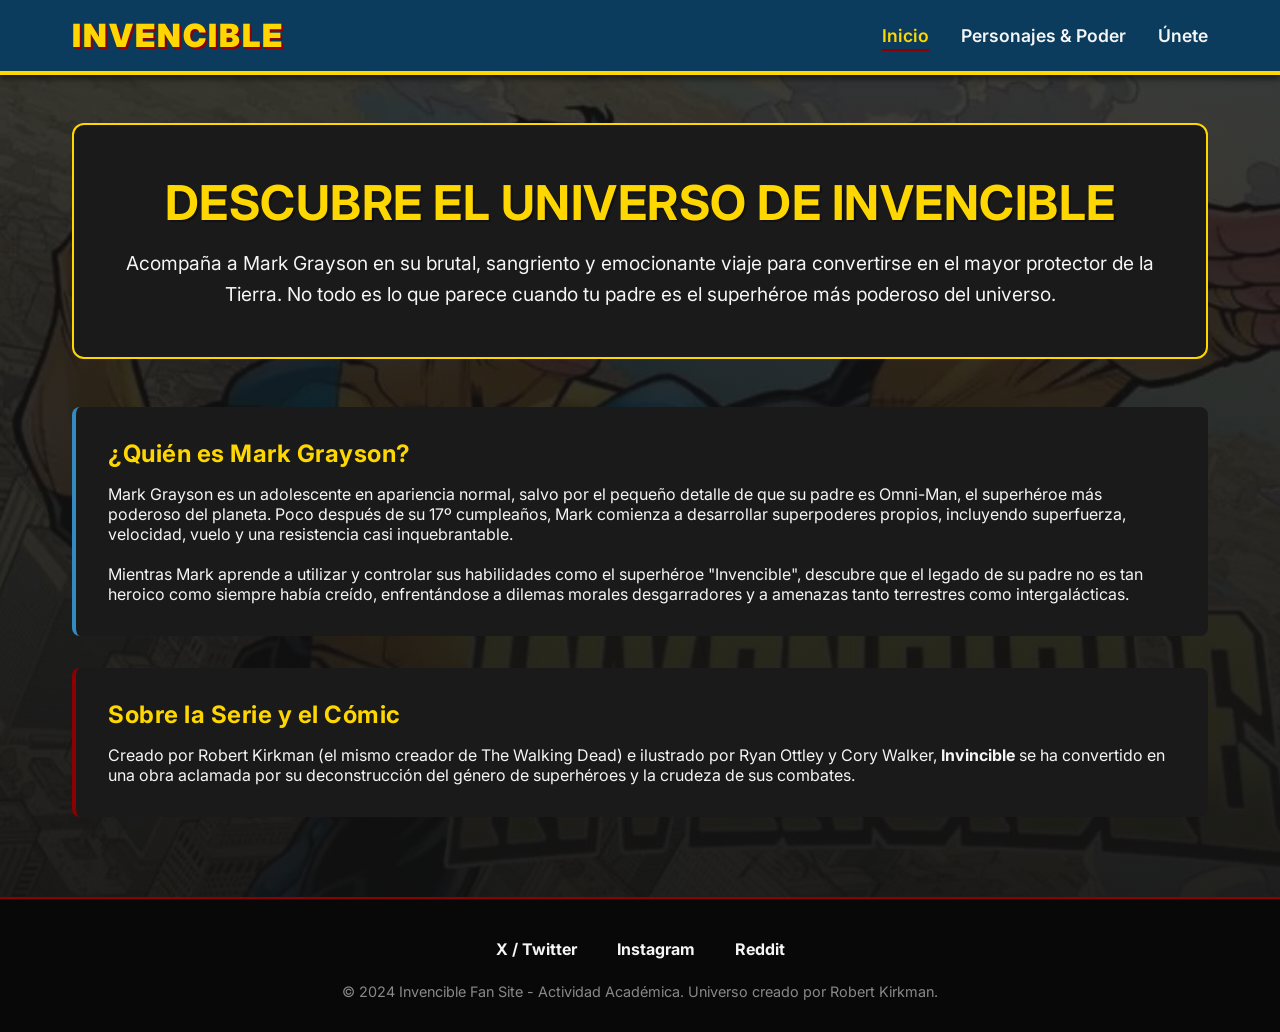
<file: Activitat_Lloc_web_De la Rosa_Luis.zip/Activitat_Lloc_web_De la Rosa_Luis.zip/HTML/index.html>
<!DOCTYPE html>
<html lang="es">

<head>
    <meta charset="UTF-8">
    <meta name="viewport" content="width=device-width, initial-scale=1.0">
    <meta name="description"
        content="Sitio fan sobre Invencible, el cómic y serie de televisión de superhéroes. Conoce a Mark Grayson.">
    <title>Invencible - Inicio</title>
    <!-- Incluyendo fuentes de Google para un estilo moderno -->
    <link rel="preconnect" href="https://fonts.googleapis.com">
    <link rel="preconnect" href="https://fonts.gstatic.com" crossorigin>
    <link href="https://fonts.googleapis.com/css2?family=Inter:wght@400;600;900&display=swap" rel="stylesheet">
    <link rel="stylesheet" href="../CSS/estilos.css">

<body>

    <!-- Menú de navegación principal -->
    <header>
        <nav>
            <a href="index.html" class="logo">Invencible</a>
            <ul class="nav-links">
                <li><a href="index.html" class="active">Inicio</a></li>
                <li><a href="personajes.html">Personajes & Poder</a></li>
                <li><a href="contacto.html">Únete</a></li>
            </ul>
        </nav>
    </header>

    <!-- Contenido principal -->
    <main>
        <section class="hero-section">
            <h1>Descubre el Universo de Invencible</h1>
            <p>Acompaña a Mark Grayson en su brutal, sangriento y emocionante viaje para convertirse en el mayor
                protector de la Tierra. No todo es lo que parece cuando tu padre es el superhéroe más poderoso del
                universo.</p>
        </section>

        <section class="content-section">
            <h2>¿Quién es Mark Grayson?</h2>
            <p>Mark Grayson es un adolescente en apariencia normal, salvo por el pequeño detalle de que su padre es
                Omni-Man, el superhéroe más poderoso del planeta. Poco después de su 17º cumpleaños, Mark comienza a
                desarrollar superpoderes propios, incluyendo superfuerza, velocidad, vuelo y una resistencia casi
                inquebrantable.</p>
            <br>
            <p>Mientras Mark aprende a utilizar y controlar sus habilidades como el superhéroe "Invencible", descubre
                que el legado de su padre no es tan heroico como siempre había creído, enfrentándose a dilemas morales
                desgarradores y a amenazas tanto terrestres como intergalácticas.</p>
        </section>

        <section class="content-section" style="border-left-color: var(--color-sangre);">
            <h2>Sobre la Serie y el Cómic</h2>
            <p>Creado por Robert Kirkman (el mismo creador de The Walking Dead) e ilustrado por Ryan Ottley y Cory
                Walker, <strong>Invincible</strong> se ha convertido en una obra aclamada por su deconstrucción del
                género de superhéroes y la crudeza de sus combates.</p>
        </section>
    </main>

    <!-- Footer común a todas las páginas -->
    <footer>
        <div class="footer-content">
            <div class="social-links">
                <a href="#">X / Twitter</a>
                <a href="#">Instagram</a>
                <a href="#">Reddit</a>
            </div>
            <p class="copyright">&copy; 2024 Invencible Fan Site - Actividad Académica. Universo creado por Robert
                Kirkman.</p>
        </div>
    </footer>

</body>

</html>
</file>
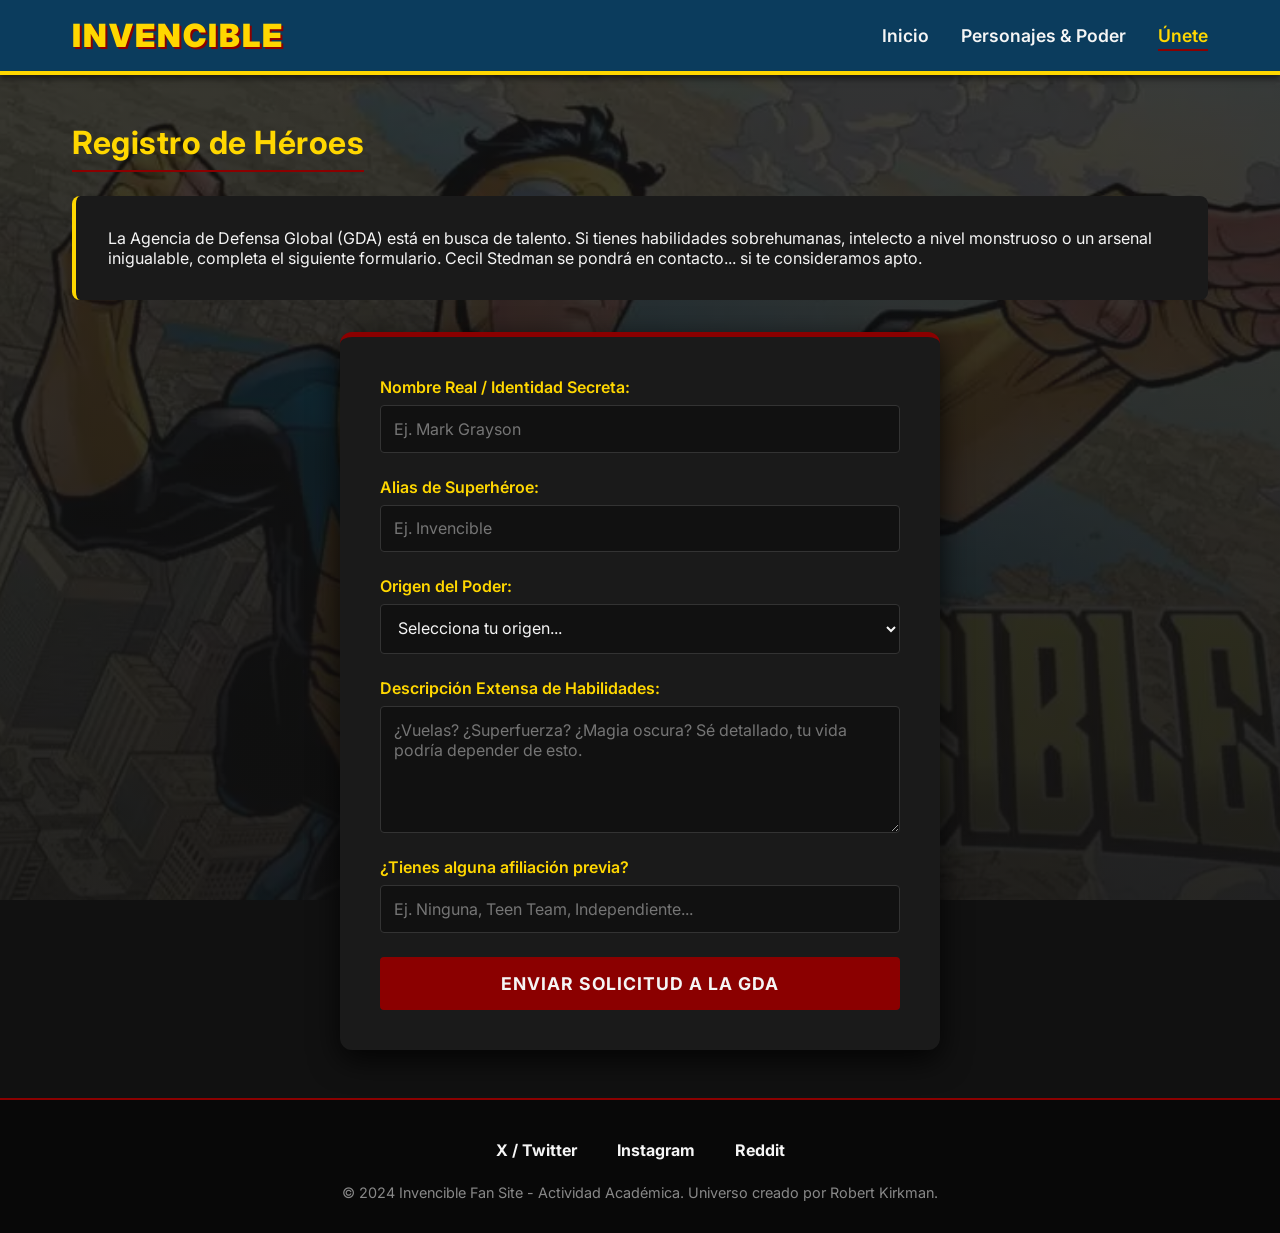
<file: Activitat_Lloc_web_De la Rosa_Luis.zip/Activitat_Lloc_web_De la Rosa_Luis.zip/HTML/contacto.html>
<!DOCTYPE html>
<html lang="es">

<head>
    <meta charset="UTF-8">
    <meta name="viewport" content="width=device-width, initial-scale=1.0">
    <meta name="description"
        content="Formulario de registro para la Agencia de Defensa Global en el universo de Invencible.">
    <title>Invencible - Reclutamiento</title>
    <link rel="preconnect" href="https://fonts.googleapis.com">
    <link rel="preconnect" href="https://fonts.gstatic.com" crossorigin>
    <link href="https://fonts.googleapis.com/css2?family=Inter:wght@400;600;700;900&display=swap" rel="stylesheet">
    <link rel="stylesheet" href="../CSS/estilos.css">
</head>

<body>

    <header>
        <nav>
            <a href="index.html" class="logo">Invencible</a>
            <ul class="nav-links">
                <li><a href="index.html">Inicio</a></li>
                <li><a href="personajes.html">Personajes & Poder</a></li>
                <li><a href="contacto.html" class="active">Únete</a></li>
            </ul>
        </nav>
    </header>

    <main>
        <h1 class="section-title">Registro de Héroes</h1>

        <div class="content-section" style="border-left-color: var(--color-amarillo);">
            <p>La Agencia de Defensa Global (GDA) está en busca de talento. Si tienes habilidades sobrehumanas,
                intelecto a nivel monstruoso o un arsenal inigualable, completa el siguiente formulario. Cecil Stedman
                se pondrá en contacto... si te consideramos apto.</p>
        </div>

        <div class="form-container">
            <form action="#" method="POST">
                <div class="form-group">
                    <label for="nombre-real">Nombre Real / Identidad Secreta:</label>
                    <input type="text" id="nombre-real" name="nombre-real" placeholder="Ej. Mark Grayson" required>
                </div>

                <div class="form-group">
                    <label for="alias">Alias de Superhéroe:</label>
                    <input type="text" id="alias" name="alias" placeholder="Ej. Invencible" required>
                </div>

                <div class="form-group">
                    <label for="origen">Origen del Poder:</label>
                    <select id="origen" name="origen" required>
                        <option value="" disabled selected>Selecciona tu origen...</option>
                        <option value="alienigena">Herencia Alienígena</option>
                        <option value="magia">Artes Místicas / Magia</option>
                        <option value="mutacion">Mutación Genética</option>
                        <option value="tecnologia">Tecnología Especializada</option>
                        <option value="accidente">Accidente Laboratorio / Químico</option>
                        <option value="entrenamiento">Entrenamiento Extremo</option>
                    </select>
                </div>

                <div class="form-group">
                    <label for="habilidades">Descripción Extensa de Habilidades:</label>
                    <textarea id="habilidades" name="habilidades" rows="5"
                        placeholder="¿Vuelas? ¿Superfuerza? ¿Magia oscura? Sé detallado, tu vida podría depender de esto."
                        required></textarea>
                </div>

                <div class="form-group">
                    <label for="afiliacion">¿Tienes alguna afiliación previa?</label>
                    <input type="text" id="afiliacion" name="afiliacion"
                        placeholder="Ej. Ninguna, Teen Team, Independiente...">
                </div>

                <button type="submit" class="btn-submit">Enviar Solicitud a la GDA</button>
            </form>
        </div>
    </main>

    <footer>
        <div class="footer-content">
            <div class="social-links">
                <a href="#">X / Twitter</a>
                <a href="#">Instagram</a>
                <a href="#">Reddit</a>
            </div>
            <p class="copyright">&copy; 2024 Invencible Fan Site - Actividad Académica. Universo creado por Robert
                Kirkman.</p>
        </div>
    </footer>

</body>

</html>
</file>
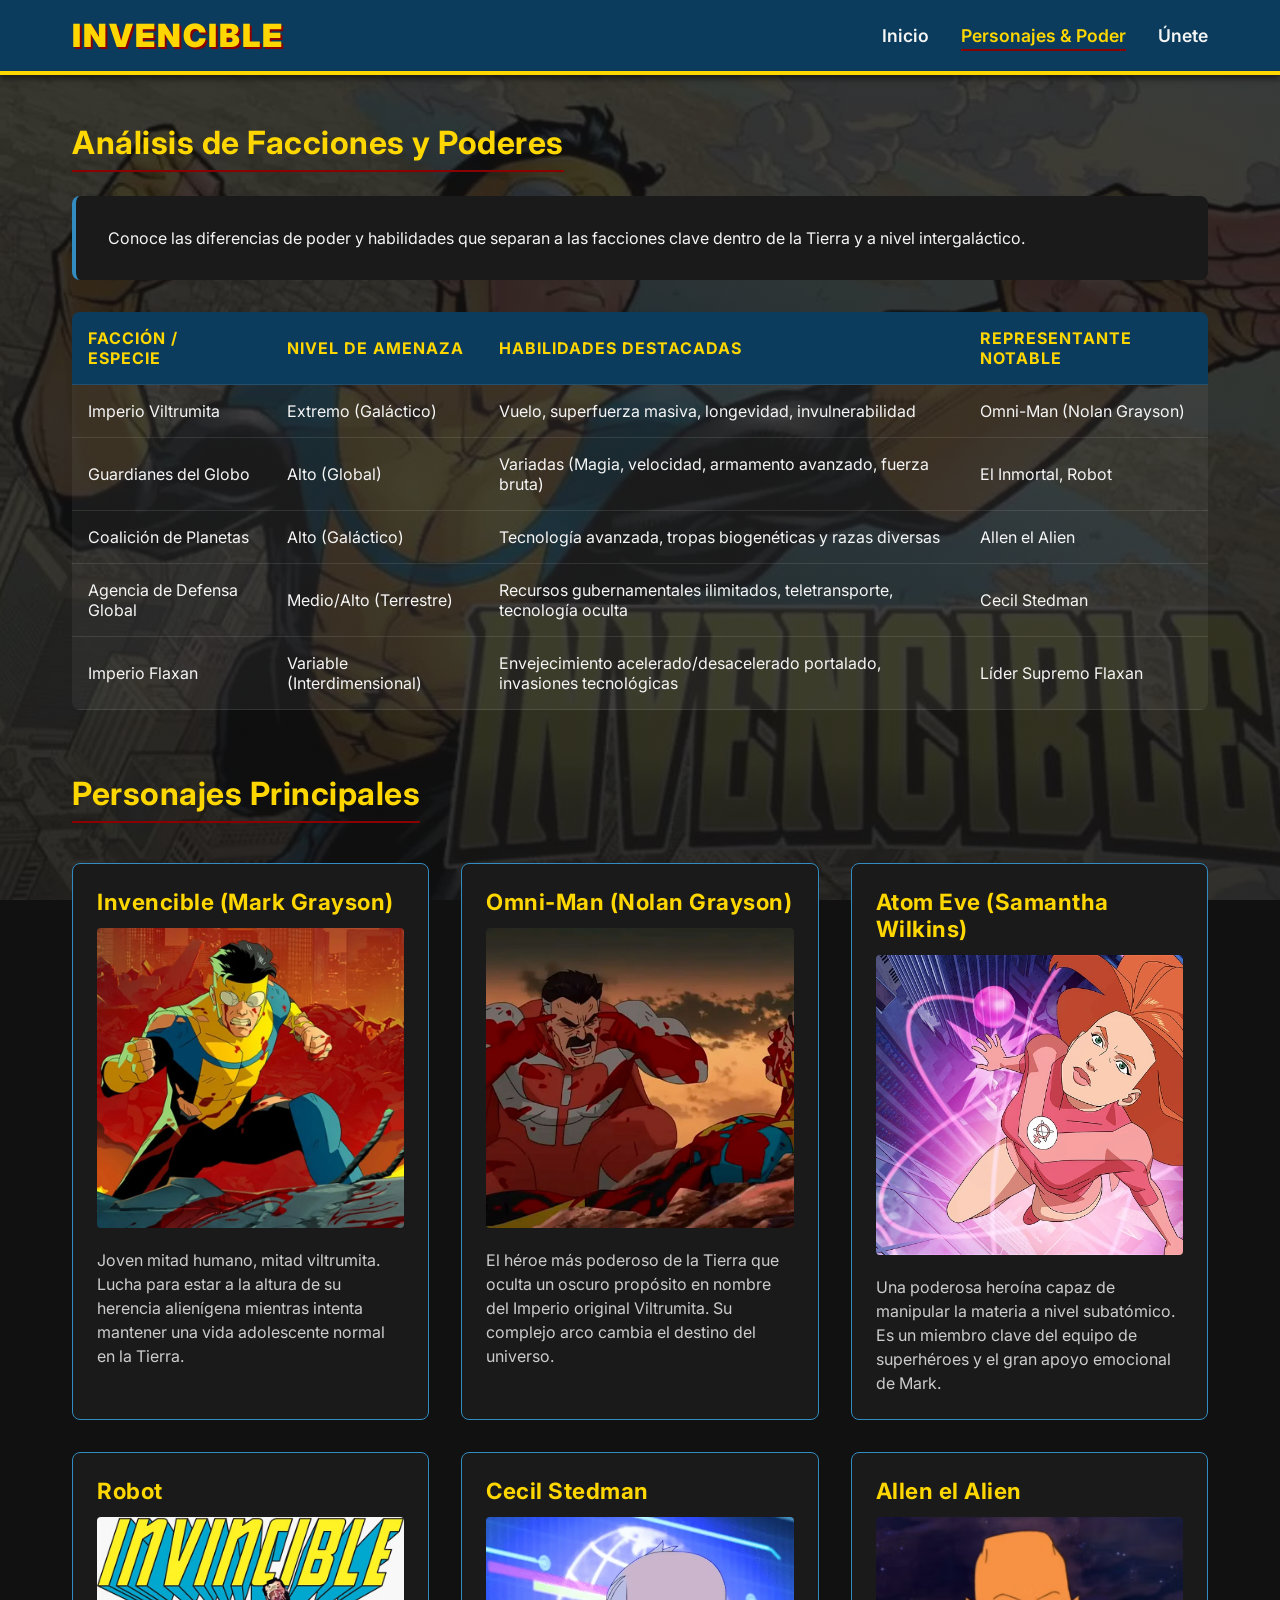
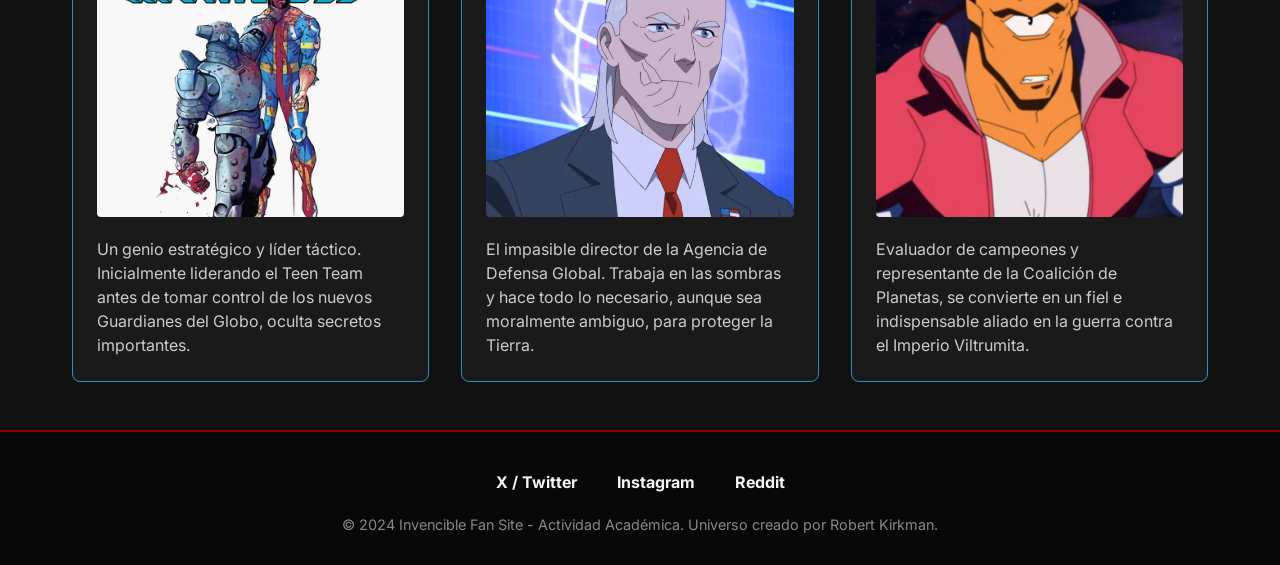
<file: Activitat_Lloc_web_De la Rosa_Luis.zip/Activitat_Lloc_web_De la Rosa_Luis.zip/HTML/personajes.html>
<!DOCTYPE html>
<html lang="es">

<head>
    <meta charset="UTF-8">
    <meta name="viewport" content="width=device-width, initial-scale=1.0">
    <meta name="description" content="Personajes, facciones y niveles de poder del universo de Invencible.">
    <title>Invencible - Personajes</title>
    <link rel="preconnect" href="https://fonts.googleapis.com">
    <link rel="preconnect" href="https://fonts.gstatic.com" crossorigin>
    <link href="https://fonts.googleapis.com/css2?family=Inter:wght@400;600;900&display=swap" rel="stylesheet">
    <link rel="stylesheet" href="../CSS/estilos.css">
</head>

<body>

    <header>
        <nav>
            <a href="index.html" class="logo">Invencible</a>
            <ul class="nav-links">
                <li><a href="index.html">Inicio</a></li>
                <li><a href="personajes.html" class="active">Personajes & Poder</a></li>
                <li><a href="contacto.html">Únete</a></li>
            </ul>
        </nav>
    </header>

    <main>
        <h1 class="section-title">Análisis de Facciones y Poderes</h1>

        <div class="content-section">
            <p>Conoce las diferencias de poder y habilidades que separan a las facciones clave dentro de la Tierra y a
                nivel intergaláctico.</p>
        </div>

        <div class="table-container">
            <table class="power-table">
                <thead>
                    <tr>
                        <th>Facción / Especie</th>
                        <th>Nivel de Amenaza</th>
                        <th>Habilidades Destacadas</th>
                        <th>Representante Notable</th>
                    </tr>
                </thead>
                <tbody>
                    <tr>
                        <td>Imperio Viltrumita</td>
                        <td>Extremo (Galáctico)</td>
                        <td>Vuelo, superfuerza masiva, longevidad, invulnerabilidad</td>
                        <td>Omni-Man (Nolan Grayson)</td>
                    </tr>
                    <tr>
                        <td>Guardianes del Globo</td>
                        <td>Alto (Global)</td>
                        <td>Variadas (Magia, velocidad, armamento avanzado, fuerza bruta)</td>
                        <td>El Inmortal, Robot</td>
                    </tr>
                    <tr>
                        <td>Coalición de Planetas</td>
                        <td>Alto (Galáctico)</td>
                        <td>Tecnología avanzada, tropas biogenéticas y razas diversas</td>
                        <td>Allen el Alien</td>
                    </tr>
                    <tr>
                        <td>Agencia de Defensa Global</td>
                        <td>Medio/Alto (Terrestre)</td>
                        <td>Recursos gubernamentales ilimitados, teletransporte, tecnología oculta</td>
                        <td>Cecil Stedman</td>
                    </tr>
                    <tr>
                        <td>Imperio Flaxan</td>
                        <td>Variable (Interdimensional)</td>
                        <td>Envejecimiento acelerado/desacelerado portalado, invasiones tecnológicas</td>
                        <td>Líder Supremo Flaxan</td>
                    </tr>
                </tbody>
            </table>
        </div>

        <h1 class="section-title">Personajes Principales</h1>

        <div class="character-list">
            <div class="char-card">
                <h3>Invencible (Mark Grayson)</h3>
                <img src="../Imagenes/Invincible-what-you-need-to-know-before-watching-season-2_bgc9.1280.webp"
                    alt="Invencible (Mark Grayson)">
                <p>Joven mitad humano, mitad viltrumita. Lucha para estar a la altura de su herencia alienígena mientras
                    intenta mantener una vida adolescente normal en la Tierra.</p>
            </div>

            <div class="char-card">
                <h3>Omni-Man (Nolan Grayson)</h3>
                <img src="../Imagenes/Invencible6.jpg" alt="Omni-Man">
                <p>El héroe más poderoso de la Tierra que oculta un oscuro propósito en nombre del Imperio original
                    Viltrumita. Su complejo arco cambia el destino del universo.</p>
            </div>

            <div class="char-card">
                <h3>Atom Eve (Samantha Wilkins)</h3>
                <img src="../Imagenes/Invincible-Atom-Eve-Poster.webp" alt="Atom Eve">
                <p>Una poderosa heroína capaz de manipular la materia a nivel subatómico. Es un miembro clave del equipo
                    de superhéroes y el gran apoyo emocional de Mark.</p>
            </div>

            <div class="char-card">
                <h3>Robot</h3>
                <img src="../Imagenes/El Inmortal, Robot.jpg" alt="Robot">
                <p>Un genio estratégico y líder táctico. Inicialmente liderando el Teen Team antes de tomar control de
                    los nuevos Guardianes del Globo, oculta secretos importantes.</p>
            </div>

            <div class="char-card">
                <h3>Cecil Stedman</h3>
                <img src="../Imagenes/CECIL.webp" alt="Cecil Stedman">
                <p>El impasible director de la Agencia de Defensa Global. Trabaja en las sombras y hace todo lo
                    necesario, aunque sea moralmente ambiguo, para proteger la Tierra.</p>
            </div>

            <div class="char-card">
                <h3>Allen el Alien</h3>
                <img src="../Imagenes/ALLEN.png" alt="Allen el Alien">
                <p>Evaluador de campeones y representante de la Coalición de Planetas, se convierte en un fiel e
                    indispensable aliado en la guerra contra el Imperio Viltrumita.</p>
            </div>
        </div>
    </main>

    <footer>
        <div class="footer-content">
            <div class="social-links">
                <a href="#">X / Twitter</a>
                <a href="#">Instagram</a>
                <a href="#">Reddit</a>
            </div>
            <p class="copyright">&copy; 2024 Invencible Fan Site - Actividad Académica. Universo creado por Robert
                Kirkman.</p>
        </div>
    </footer>

</body>

</html>
</file>
<file: Activitat_Lloc_web_De la Rosa_Luis.zip/Activitat_Lloc_web_De la Rosa_Luis.zip/CSS/estilos.css>
/*STILOS GENERALES*/
:root {
  --color-amarillo: #FFD700;
  --color-azul: #0B3C5D;
  --color-azul-claro: #328CC1;
  --color-sangre: #8B0000;
  --color-negro: #111111;
  --color-blanco: #F5F5F5;
}

* {
  margin: 0;
  padding: 0;
  box-sizing: border-box;
  font-family: 'Inter', 'Segoe UI', Tahoma, Geneva, Verdana, sans-serif;
}

body {
  background: linear-gradient(to bottom, rgba(17, 17, 17, 0.8), rgba(17, 17, 17, 0.95)), url('../Imagenes/fomdo 2.webp') center/cover fixed no-repeat var(--color-negro);
  color: var(--color-blanco);
  display: flex;
  flex-direction: column;
  min-height: 100vh;
}

h1,
h2,
h3 {
  letter-spacing: 0.5px;
}

/*ESTILOS DEL MENÚ DE NAVEGACIÓN*/
header {
  background-color: var(--color-azul);
  border-bottom: 4px solid var(--color-amarillo);
  padding: 1rem 0;
  position: sticky;
  top: 0;
  z-index: 1000;
  box-shadow: 0 4px 6px rgba(0, 0, 0, 0.5);
}

nav {
  max-width: 1200px;
  margin: 0 auto;
  display: flex;
  justify-content: space-between;
  align-items: center;
  padding: 0 2rem;
}

.logo {
  font-size: 2rem;
  font-weight: 900;
  color: var(--color-amarillo);
  text-transform: uppercase;
  letter-spacing: 2px;
  text-decoration: none;
  text-shadow: 2px 2px var(--color-sangre);
  transition: transform 0.3s ease;
}

.logo:hover {
  transform: scale(1.05);
}

.nav-links {
  list-style: none;
  display: flex;
  gap: 2rem;
}

.nav-links li a {
  text-decoration: none;
  color: var(--color-blanco);
  font-size: 1.1rem;
  font-weight: 600;
  transition: color 0.3s ease;
  position: relative;
}

.nav-links li a:hover,
.nav-links li a.active {
  color: var(--color-amarillo);
}

.nav-links li a::after {
  content: '';
  position: absolute;
  width: 0;
  height: 2px;
  bottom: -5px;
  left: 0;
  background-color: var(--color-sangre);
  transition: width 0.3s ease;
}

.nav-links li a:hover::after,
.nav-links li a.active::after {
  width: 100%;
}

/*ESTILOS DE LA SECCIÓN PRINCIPAL (MAIN)*/
main {
  flex: 1;
  max-width: 1200px;
  margin: 0 auto;
  padding: 3rem 2rem;
  width: 100%;
}

.hero-section {
  text-align: center;
  margin-bottom: 3rem;
  padding: 3rem;
  background-color: #1a1a1a;
  background-image: none;
  border-radius: 12px;
  border: 2px solid var(--color-amarillo);
}

.hero-section h1 {
  font-size: 3rem;
  color: var(--color-amarillo);
  margin-bottom: 1rem;
  text-transform: uppercase;
  text-shadow: 2px 2px var(--color-negro);
}

.hero-section p {
  font-size: 1.2rem;
  line-height: 1.6;
}

.content-section {
  background-color: #1a1a1a;
  padding: 2rem;
  border-radius: 8px;
  border-left: 4px solid var(--color-azul-claro);
  margin-bottom: 2rem;
}

.content-section h2 {
  color: var(--color-amarillo);
  margin-bottom: 1rem;
}

/*ESTILOS DE TABLAS Y LISTAS (PÁGINA PERSONAJES) */
.section-title {
  color: var(--color-amarillo);
  margin-bottom: 1.5rem;
  font-size: 2rem;
  border-bottom: 2px solid var(--color-sangre);
  padding-bottom: 0.5rem;
  display: inline-block;
}

.table-container {
  overflow-x: auto;
  margin-bottom: 4rem;
}

.power-table {
  width: 100%;
  border-collapse: collapse;
  background-color: rgba(255, 255, 255, 0.05);
  border-radius: 8px;
  overflow: hidden;
}

.power-table th,
.power-table td {
  padding: 1rem;
  text-align: left;
  border-bottom: 1px solid rgba(255, 255, 255, 0.1);
}

.power-table th {
  background-color: var(--color-azul);
  color: var(--color-amarillo);
  font-weight: 700;
  text-transform: uppercase;
  letter-spacing: 1px;
}

.power-table tr:hover {
  background-color: rgba(139, 0, 0, 0.3);
  /* Hover oscuro rojizo (sangre) */
}

/* Grilla para las tarjetas de personajes */
.character-list {
  display: grid;
  grid-template-columns: repeat(auto-fit, minmax(300px, 1fr));
  gap: 2rem;
  margin-top: 1rem;
}

.char-card {
  background-color: #1a1a1a;
  border: 1px solid var(--color-azul-claro);
  border-radius: 8px;
  padding: 1.5rem;
  transition: transform 0.3s ease, box-shadow 0.3s ease;
}

.char-card:hover {
  transform: translateY(-5px);
  box-shadow: 0 5px 15px rgba(255, 215, 0, 0.2);
  border-color: var(--color-amarillo);
}

.char-card h3 {
  color: var(--color-amarillo);
  margin-bottom: 0.8rem;
  font-size: 1.4rem;
}

.char-card img {
  width: 100%;
  height: 300px;
  object-fit: cover;
  object-position: center top;
  border-radius: 4px;
  margin-bottom: 1rem;
}

.char-card p {
  line-height: 1.5;
  color: #ccc;
}

/*ESTILOS DEL FORMULARIO (PÁGINA CONTACTO)*/
.form-container {
  max-width: 600px;
  margin: 0 auto;
  background-color: #1a1a1a;
  padding: 2.5rem;
  border-radius: 12px;
  border-top: 5px solid var(--color-sangre);
  box-shadow: 0 10px 30px rgba(0, 0, 0, 0.8);
}

.form-group {
  margin-bottom: 1.5rem;
  display: flex;
  flex-direction: column;
}

.form-group label {
  margin-bottom: 0.5rem;
  font-weight: 600;
  color: var(--color-amarillo);
}

.form-group input,
.form-group select,
.form-group textarea {
  padding: 0.8rem;
  border: 1px solid #333;
  border-radius: 4px;
  background-color: var(--color-negro);
  color: var(--color-blanco);
  font-size: 1rem;
  transition: border-color 0.3s, box-shadow 0.3s;
}

.form-group input:focus,
.form-group select:focus,
.form-group textarea:focus {
  outline: none;
  border-color: var(--color-azul-claro);
  box-shadow: 0 0 8px rgba(50, 140, 193, 0.6);
}

.btn-submit {
  background-color: var(--color-sangre);
  color: var(--color-blanco);
  border: none;
  padding: 1rem 2rem;
  font-size: 1.1rem;
  font-weight: 700;
  border-radius: 4px;
  cursor: pointer;
  width: 100%;
  transition: background-color 0.3s, transform 0.2s;
  text-transform: uppercase;
  letter-spacing: 1px;
}

.btn-submit:hover {
  background-color: #a30000;
  transform: scale(1.02);
}

/*ESTILOS DEL FOOTER */
footer {
  background-color: #080808;
  border-top: 2px solid var(--color-sangre);
  padding: 2rem 0;
  margin-top: auto;
  text-align: center;
}

.footer-content {
  max-width: 1200px;
  margin: 0 auto;
  display: flex;
  flex-direction: column;
  align-items: center;
  gap: 1rem;
}

.social-links {
  display: flex;
  gap: 1.5rem;
}

.social-links a {
  color: var(--color-blanco);
  text-decoration: none;
  font-weight: bold;
  padding: 0.5rem;
  border-radius: 4px;
  transition: color 0.3s, background-color 0.3s;
}

.social-links a:hover {
  color: var(--color-negro);
  background-color: var(--color-amarillo);
}

.copyright {
  color: #888;
  font-size: 0.9rem;
}

/*RESPONSIVO (MEDIA QUERIES PARA MÓVILES)*/
@media (max-width: 768px) {
  nav {
    flex-direction: column;
    gap: 1rem;
  }

  .nav-links {
    flex-wrap: wrap;
    justify-content: center;
  }

  .hero-section h1 {
    font-size: 2.2rem;
  }

  .section-title {
    font-size: 1.5rem;
  }
}
</file>
